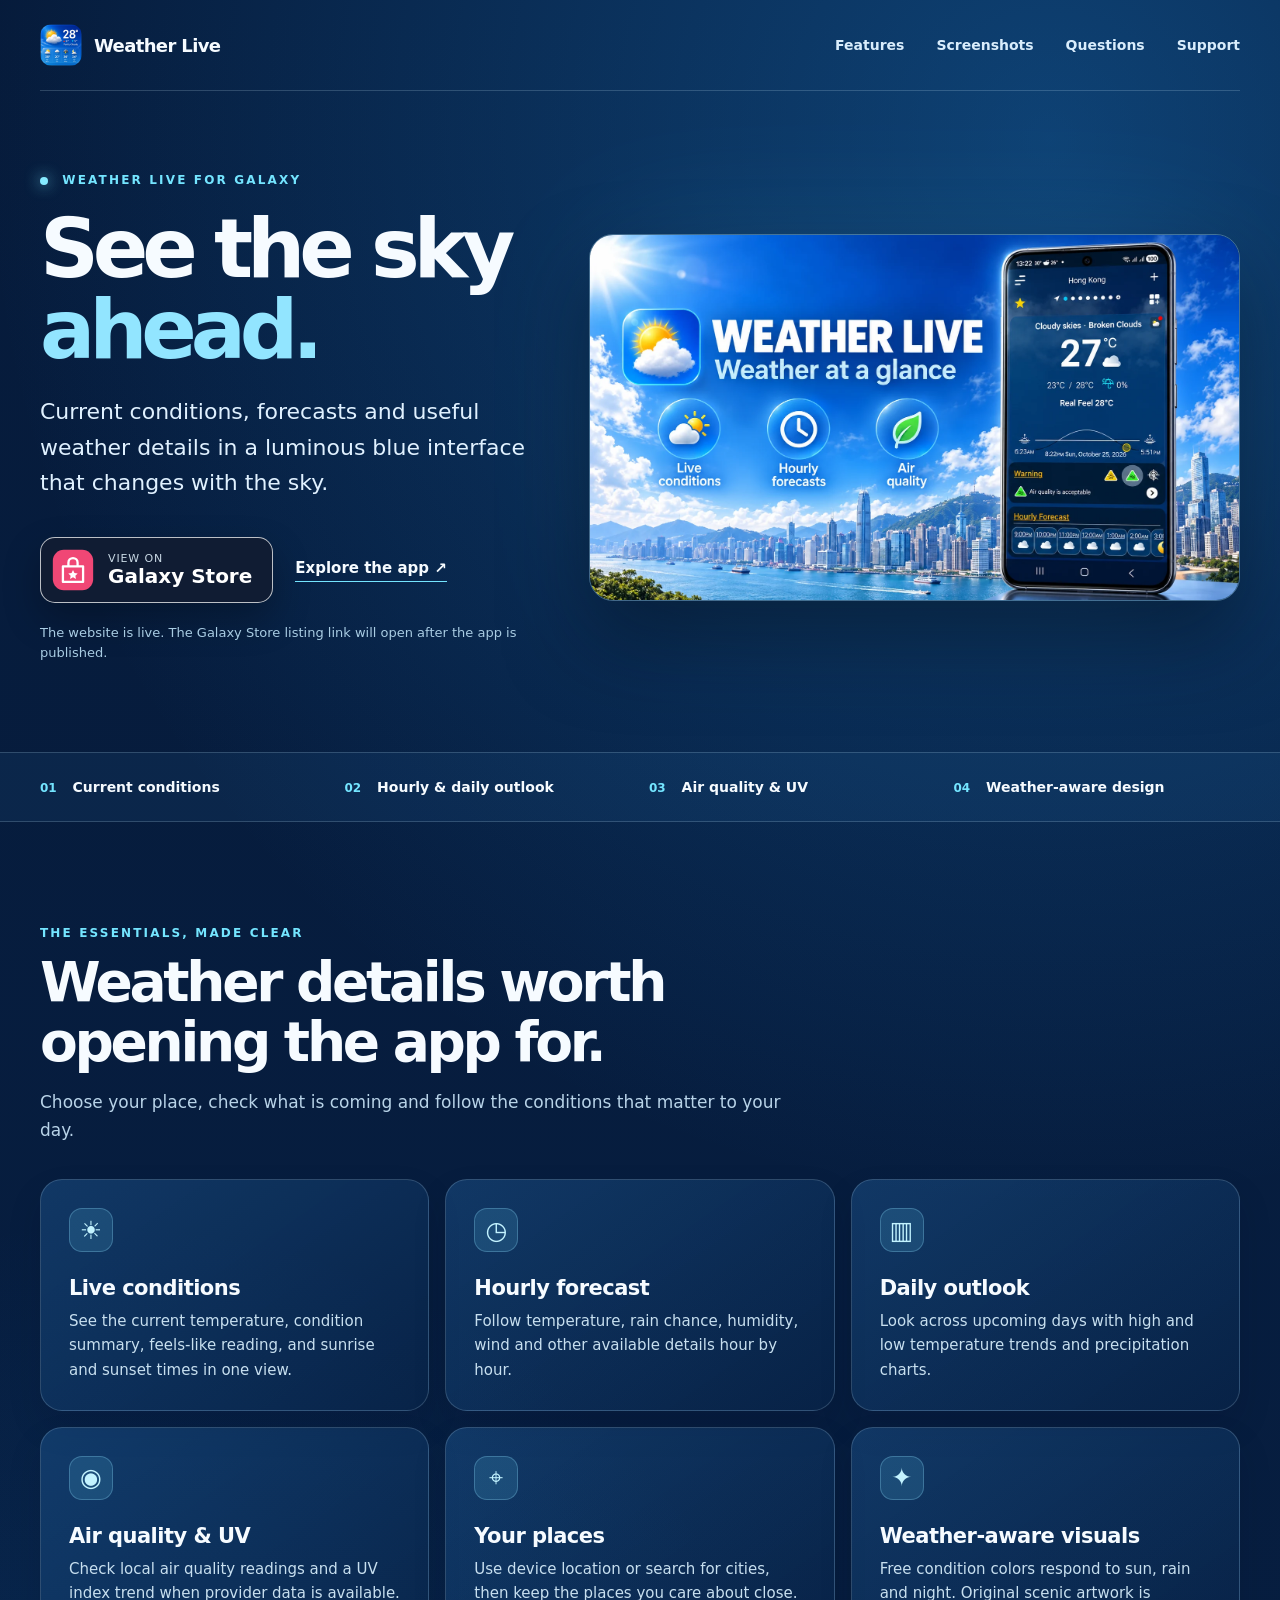
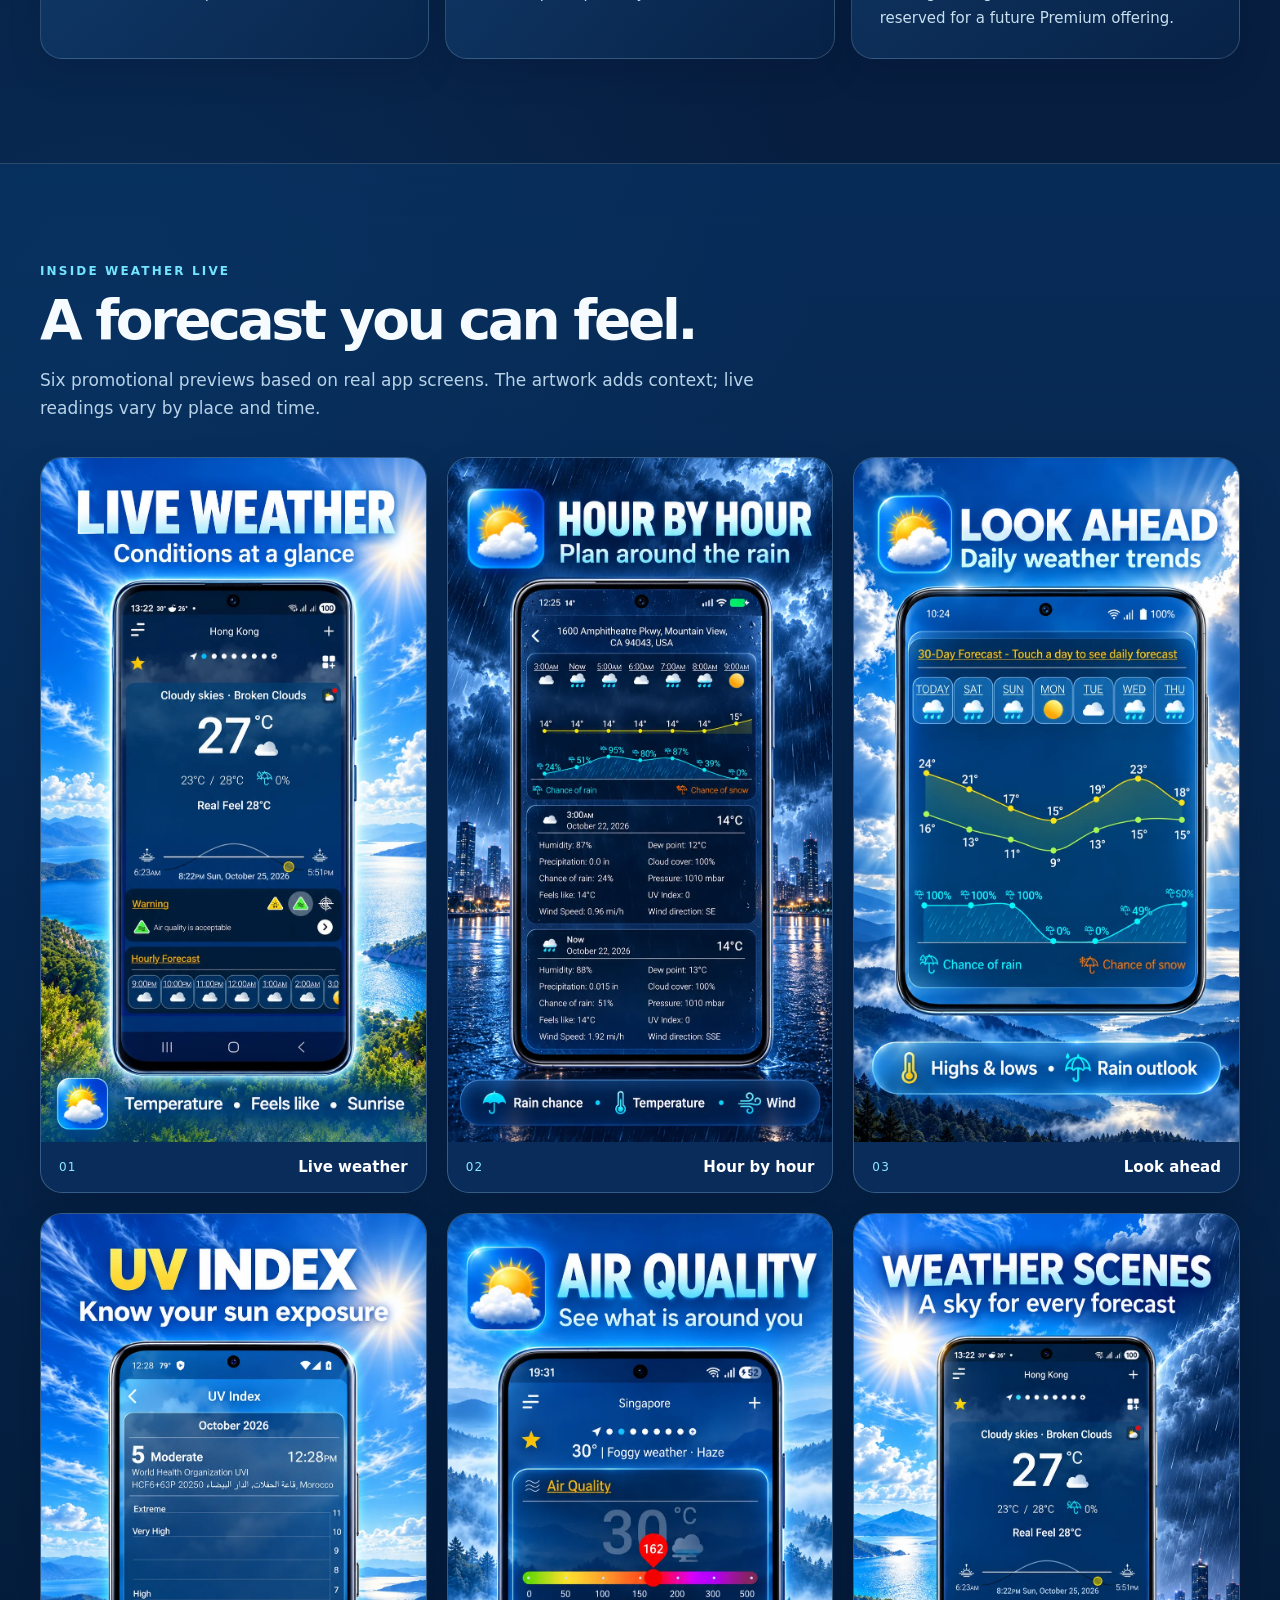
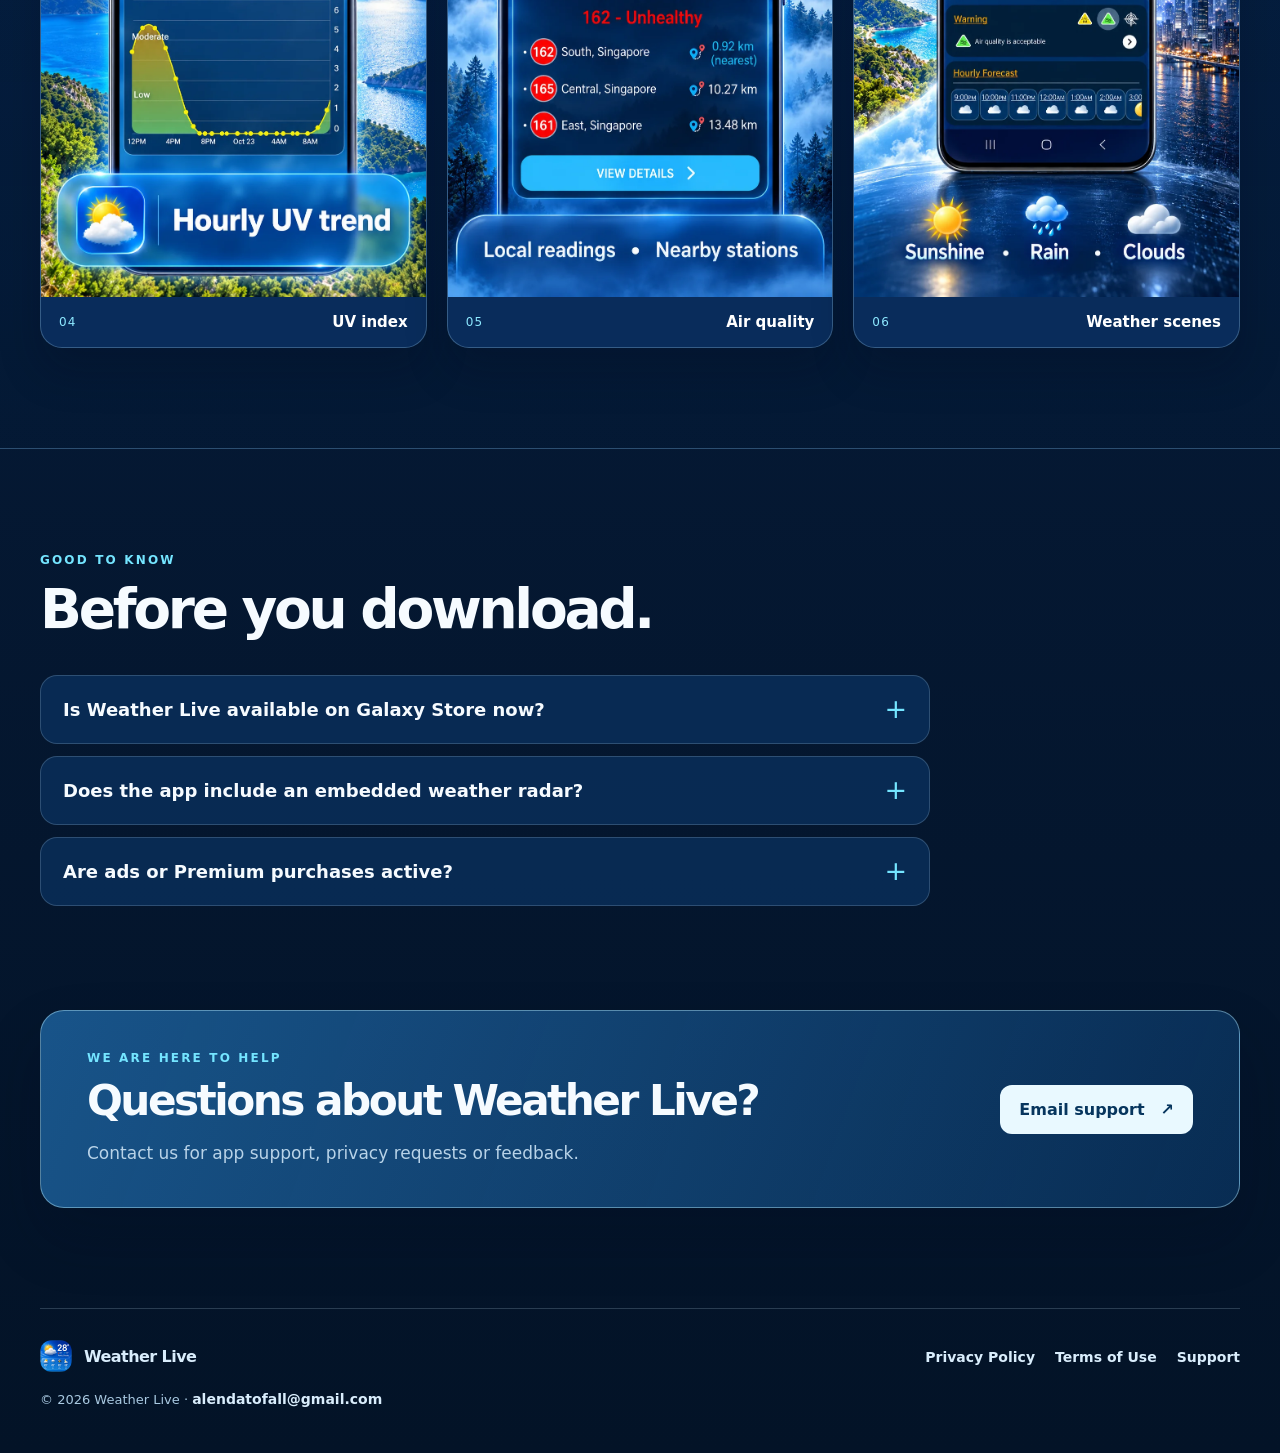
<file: docs/index.html>
<!doctype html>
<html lang="en">
<head>
  <meta charset="utf-8">
  <meta name="viewport" content="width=device-width, initial-scale=1">
  <meta name="theme-color" content="#061d43">
  <meta name="description" content="Weather Live brings current conditions, hourly and daily forecasts, air quality, UV information and weather-aware visuals to Galaxy devices.">
  <meta property="og:type" content="website">
  <meta property="og:title" content="Weather Live — See the sky ahead">
  <meta property="og:description" content="A clear blue view of the weather now and next.">
  <meta property="og:image" content="https://metosapps.github.io/weather-live/assets/weather-live-featured.webp">
  <meta property="og:url" content="https://metosapps.github.io/weather-live/">
  <title>Weather Live — See the sky ahead</title>
  <link rel="canonical" href="https://metosapps.github.io/weather-live/">
  <link rel="icon" href="assets/weather-live-icon.png">
  <link rel="stylesheet" href="styles.css">
</head>
<body>
  <a class="skip-link" href="#main">Skip to content</a>
  <header class="top wrap">
    <a class="brand" href="./" aria-label="Weather Live home"><img src="assets/weather-live-icon.png" alt="" width="42" height="42"><span>Weather Live</span></a>
    <nav class="nav" aria-label="Main navigation">
      <a href="#features">Features</a>
      <a href="#screenshots">Screenshots</a>
      <a href="#questions">Questions</a>
      <a href="support.html">Support</a>
    </nav>
  </header>

  <main id="main">
    <section class="hero wrap" aria-labelledby="hero-title">
      <div class="hero-copy">
        <div class="eyebrow"><span class="spark"></span> Weather Live for Galaxy</div>
        <h1 id="hero-title">See the sky <em>ahead.</em></h1>
        <p class="lead">Current conditions, forecasts and useful weather details in a luminous blue interface that changes with the sky.</p>
        <div class="hero-actions">
          <a class="store" href="https://galaxystore.samsung.com/detail/com.metosapps.weatherlive" target="_blank" rel="noopener noreferrer" aria-label="Open the Weather Live Galaxy Store listing link">
            <svg viewBox="0 0 48 48" aria-hidden="true"><rect x="2" y="2" width="44" height="44" rx="12" fill="#f04775"/><path d="M13 20h22v17H13zM19 20v-4a5 5 0 0 1 10 0v4" fill="none" stroke="#fff" stroke-width="2.5" stroke-linejoin="round"/><path d="m24 24 1.6 3.2 3.5.5-2.5 2.5.6 3.5-3.2-1.7-3.2 1.7.6-3.5-2.5-2.5 3.5-.5z" fill="#fff"/></svg>
            <span><small>View on</small><strong>Galaxy Store</strong></span>
          </a>
          <a class="text-link" href="#screenshots">Explore the app <span aria-hidden="true">↗</span></a>
        </div>
        <p class="availability">The website is live. The Galaxy Store listing link will open after the app is published.</p>
      </div>
      <div class="hero-media">
        <img src="assets/weather-live-featured.webp" alt="Weather Live promotional mockup showing the app's current weather screen and forecast features" width="1672" height="941" fetchpriority="high">
      </div>
    </section>

    <section class="quick-features" aria-label="Weather Live highlights">
      <div class="wrap quick-inner">
        <span><b>01</b> Current conditions</span>
        <span><b>02</b> Hourly &amp; daily outlook</span>
        <span><b>03</b> Air quality &amp; UV</span>
        <span><b>04</b> Weather-aware design</span>
      </div>
    </section>

    <section class="section wrap" id="features" aria-labelledby="features-title">
      <div class="section-head"><div class="eyebrow">The essentials, made clear</div><h2 id="features-title">Weather details worth opening the app for.</h2><p>Choose your place, check what is coming and follow the conditions that matter to your day.</p></div>
      <div class="feature-grid">
        <article class="feature-card"><span class="feature-icon" aria-hidden="true">☀</span><h3>Live conditions</h3><p>See the current temperature, condition summary, feels-like reading, and sunrise and sunset times in one view.</p></article>
        <article class="feature-card"><span class="feature-icon" aria-hidden="true">◷</span><h3>Hourly forecast</h3><p>Follow temperature, rain chance, humidity, wind and other available details hour by hour.</p></article>
        <article class="feature-card"><span class="feature-icon" aria-hidden="true">▥</span><h3>Daily outlook</h3><p>Look across upcoming days with high and low temperature trends and precipitation charts.</p></article>
        <article class="feature-card"><span class="feature-icon" aria-hidden="true">◉</span><h3>Air quality &amp; UV</h3><p>Check local air quality readings and a UV index trend when provider data is available.</p></article>
        <article class="feature-card"><span class="feature-icon" aria-hidden="true">⌖</span><h3>Your places</h3><p>Use device location or search for cities, then keep the places you care about close.</p></article>
        <article class="feature-card"><span class="feature-icon" aria-hidden="true">✦</span><h3>Weather-aware visuals</h3><p>Free condition colors respond to sun, rain and night. Original scenic artwork is reserved for a future Premium offering.</p></article>
      </div>
    </section>

    <section class="screenshots-section" id="screenshots" aria-labelledby="screenshots-title">
      <div class="wrap">
        <div class="section-head"><div class="eyebrow">Inside Weather Live</div><h2 id="screenshots-title">A forecast you can feel.</h2><p>Six promotional previews based on real app screens. The artwork adds context; live readings vary by place and time.</p></div>
        <div class="screenshot-grid">
          <a class="shot" href="assets/screenshots/01-live-weather.webp" target="_blank" rel="noopener" aria-label="Open Live weather promotional screenshot"><img src="assets/screenshots/01-live-weather.webp" alt="Weather Live current conditions promotional screenshot" width="941" height="1672" loading="lazy"><span>01 <strong>Live weather</strong></span></a>
          <a class="shot" href="assets/screenshots/02-hourly-forecast.webp" target="_blank" rel="noopener" aria-label="Open Hourly forecast promotional screenshot"><img src="assets/screenshots/02-hourly-forecast.webp" alt="Hourly weather and rain forecast promotional screenshot" width="941" height="1672" loading="lazy"><span>02 <strong>Hour by hour</strong></span></a>
          <a class="shot" href="assets/screenshots/03-daily-forecast.webp" target="_blank" rel="noopener" aria-label="Open Daily forecast promotional screenshot"><img src="assets/screenshots/03-daily-forecast.webp" alt="Daily forecast trends promotional screenshot" width="941" height="1672" loading="lazy"><span>03 <strong>Look ahead</strong></span></a>
          <a class="shot" href="assets/screenshots/04-uv-index.webp" target="_blank" rel="noopener" aria-label="Open UV Index promotional screenshot"><img src="assets/screenshots/04-uv-index.webp" alt="UV Index trend promotional screenshot" width="941" height="1672" loading="lazy"><span>04 <strong>UV index</strong></span></a>
          <a class="shot" href="assets/screenshots/05-air-quality.webp" target="_blank" rel="noopener" aria-label="Open Air quality promotional screenshot"><img src="assets/screenshots/05-air-quality.webp" alt="Local air quality and nearby stations promotional screenshot" width="941" height="1672" loading="lazy"><span>05 <strong>Air quality</strong></span></a>
          <a class="shot" href="assets/screenshots/06-weather-scenes.webp" target="_blank" rel="noopener" aria-label="Open Weather scenes promotional screenshot"><img src="assets/screenshots/06-weather-scenes.webp" alt="Weather Live sunny and rainy scene promotional screenshot" width="941" height="1672" loading="lazy"><span>06 <strong>Weather scenes</strong></span></a>
        </div>
      </div>
    </section>

    <section class="section wrap" id="questions" aria-labelledby="questions-title">
      <div class="section-head"><div class="eyebrow">Good to know</div><h2 id="questions-title">Before you download.</h2></div>
      <div class="faq">
        <details><summary>Is Weather Live available on Galaxy Store now?</summary><p>This site is live, but the new Galaxy Store listing is still being prepared. The badge above points to the planned package address and may show an unavailable page until publication.</p></details>
        <details><summary>Does the app include an embedded weather radar?</summary><p>The current app offers an external weather-map link. Embedded radar is unavailable until a compatible provider is connected.</p></details>
        <details><summary>Are ads or Premium purchases active?</summary><p>Advertising is currently disabled. Original scenic artwork is locked for Premium, and purchases are not yet available for this new app package.</p></details>
      </div>
    </section>

    <section class="contact-band wrap" aria-labelledby="contact-title"><div><div class="eyebrow">We are here to help</div><h2 id="contact-title">Questions about Weather Live?</h2><p>Contact us for app support, privacy requests or feedback.</p></div><a class="button-light" href="mailto:alendatofall@gmail.com?subject=Weather%20Live%20support">Email support <span aria-hidden="true">↗</span></a></section>
  </main>

  <footer class="foot wrap"><div><a class="brand" href="./"><img src="assets/weather-live-icon.png" alt="" width="32" height="32"><span>Weather Live</span></a><p>© 2026 Weather Live · <a href="mailto:alendatofall@gmail.com">alendatofall@gmail.com</a></p></div><nav aria-label="Footer navigation"><a href="privacy.html">Privacy Policy</a><a href="terms.html">Terms of Use</a><a href="support.html">Support</a></nav></footer>
</body>
</html>
</file>
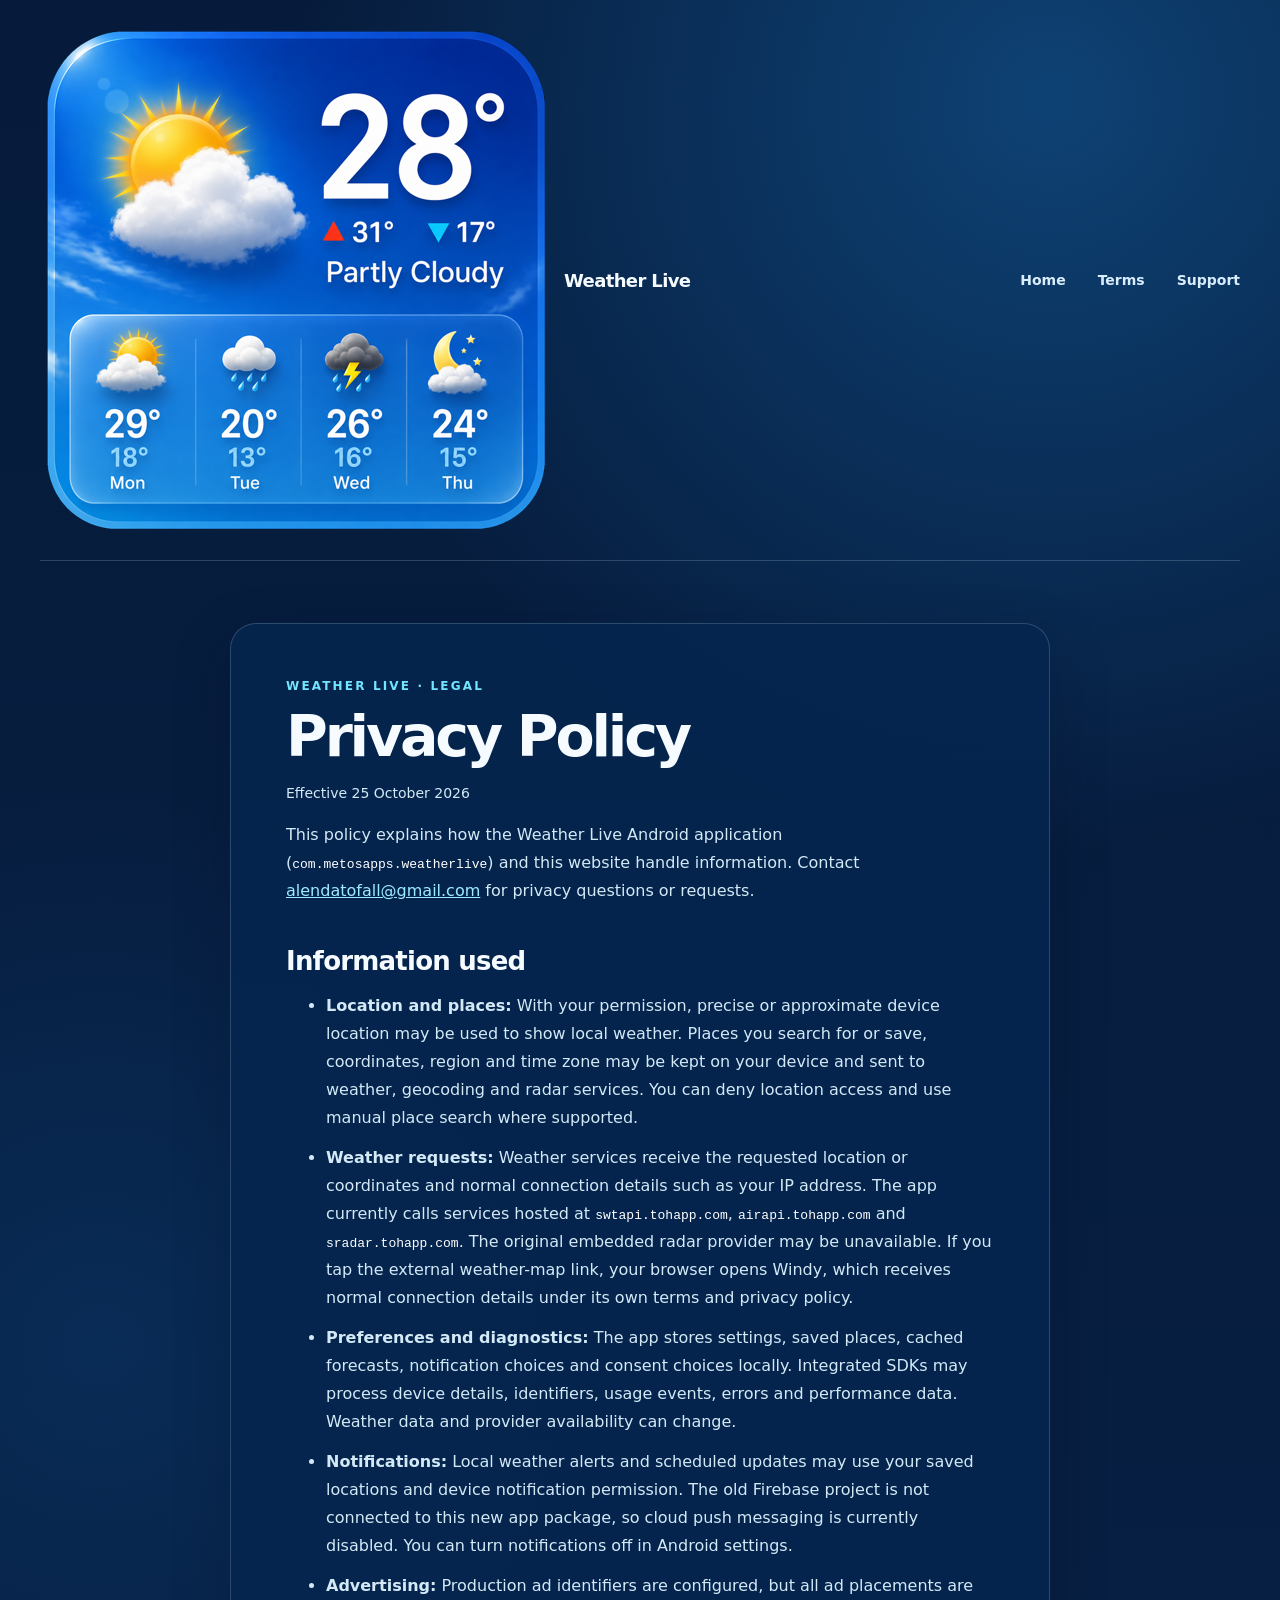
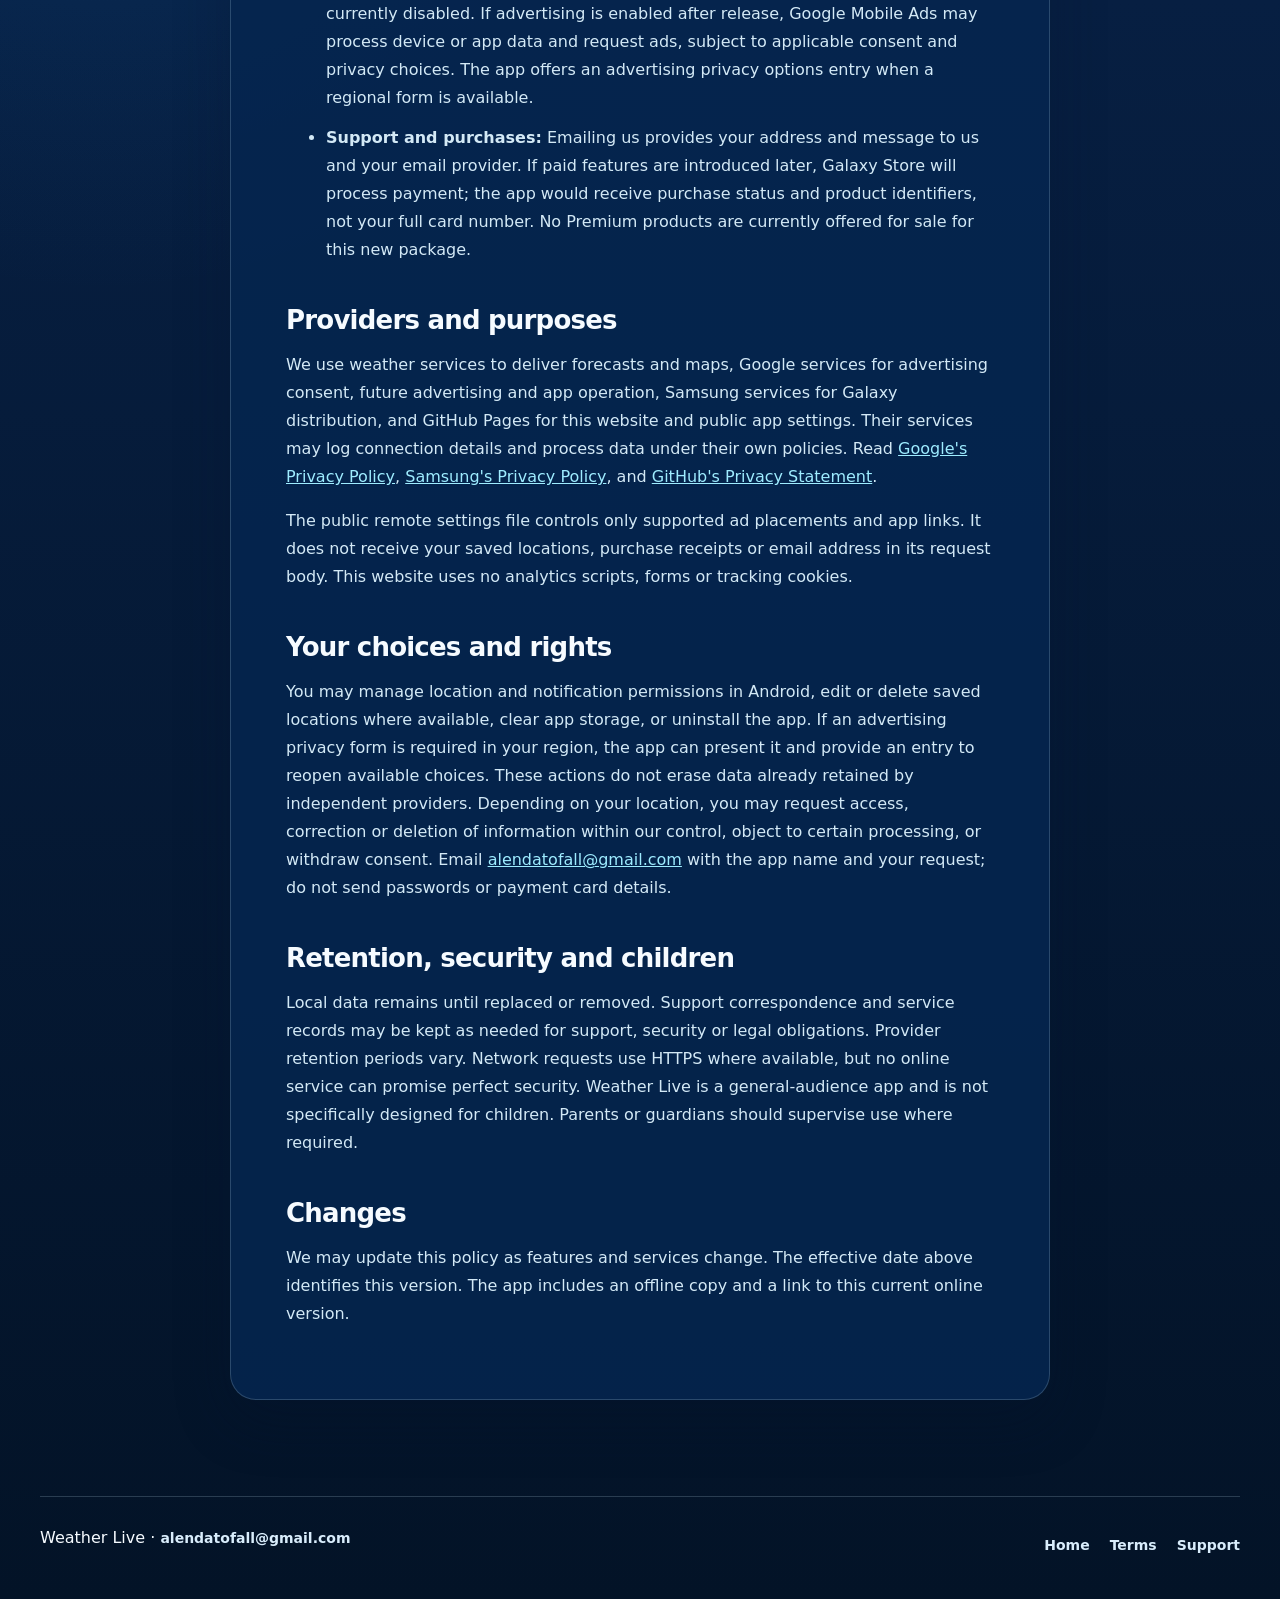
<file: docs/privacy.html>
<!doctype html>
<html lang="en"><head><meta charset="utf-8"><meta name="viewport" content="width=device-width,initial-scale=1"><meta name="theme-color" content="#034775"><meta name="description" content="Privacy Policy for Weather Live"><title>Privacy Policy — Weather Live</title><link rel="canonical" href="https://metosapps.github.io/weather-live/privacy.html"><link rel="icon" href="assets/weather-live-icon.png"><link rel="stylesheet" href="styles.css"></head><body><header class="top wrap"><a class="brand" href="./"><img src="assets/weather-live-icon.png" alt="">Weather Live</a><nav class="nav"><a href="./">Home</a><a href="terms.html">Terms</a><a href="support.html">Support</a></nav></header><main class="article"><div class="eyebrow">Weather Live · Legal</div><h1>Privacy Policy</h1><p class="date">Effective 25 October 2026</p><p>This policy explains how the Weather Live Android application (<code>com.metosapps.weatherlive</code>) and this website handle information. Contact <a href="mailto:alendatofall@gmail.com">alendatofall@gmail.com</a> for privacy questions or requests.</p>
<h2>Information used</h2><ul><li><strong>Location and places:</strong> With your permission, precise or approximate device location may be used to show local weather. Places you search for or save, coordinates, region and time zone may be kept on your device and sent to weather, geocoding and radar services. You can deny location access and use manual place search where supported.</li><li><strong>Weather requests:</strong> Weather services receive the requested location or coordinates and normal connection details such as your IP address. The app currently calls services hosted at <code>swtapi.tohapp.com</code>, <code>airapi.tohapp.com</code> and <code>sradar.tohapp.com</code>. The original embedded radar provider may be unavailable. If you tap the external weather-map link, your browser opens Windy, which receives normal connection details under its own terms and privacy policy.</li><li><strong>Preferences and diagnostics:</strong> The app stores settings, saved places, cached forecasts, notification choices and consent choices locally. Integrated SDKs may process device details, identifiers, usage events, errors and performance data. Weather data and provider availability can change.</li><li><strong>Notifications:</strong> Local weather alerts and scheduled updates may use your saved locations and device notification permission. The old Firebase project is not connected to this new app package, so cloud push messaging is currently disabled. You can turn notifications off in Android settings.</li><li><strong>Advertising:</strong> Production ad identifiers are configured, but all ad placements are currently disabled. If advertising is enabled after release, Google Mobile Ads may process device or app data and request ads, subject to applicable consent and privacy choices. The app offers an advertising privacy options entry when a regional form is available.</li><li><strong>Support and purchases:</strong> Emailing us provides your address and message to us and your email provider. If paid features are introduced later, Galaxy Store will process payment; the app would receive purchase status and product identifiers, not your full card number. No Premium products are currently offered for sale for this new package.</li></ul>
<h2>Providers and purposes</h2><p>We use weather services to deliver forecasts and maps, Google services for advertising consent, future advertising and app operation, Samsung services for Galaxy distribution, and GitHub Pages for this website and public app settings. Their services may log connection details and process data under their own policies. Read <a href="https://policies.google.com/privacy">Google's Privacy Policy</a>, <a href="https://www.samsung.com/us/account/privacy-policy/">Samsung's Privacy Policy</a>, and <a href="https://docs.github.com/en/site-policy/privacy-policies/github-general-privacy-statement">GitHub's Privacy Statement</a>.</p><p>The public remote settings file controls only supported ad placements and app links. It does not receive your saved locations, purchase receipts or email address in its request body. This website uses no analytics scripts, forms or tracking cookies.</p>
<h2>Your choices and rights</h2><p>You may manage location and notification permissions in Android, edit or delete saved locations where available, clear app storage, or uninstall the app. If an advertising privacy form is required in your region, the app can present it and provide an entry to reopen available choices. These actions do not erase data already retained by independent providers. Depending on your location, you may request access, correction or deletion of information within our control, object to certain processing, or withdraw consent. Email <a href="mailto:alendatofall@gmail.com">alendatofall@gmail.com</a> with the app name and your request; do not send passwords or payment card details.</p>
<h2>Retention, security and children</h2><p>Local data remains until replaced or removed. Support correspondence and service records may be kept as needed for support, security or legal obligations. Provider retention periods vary. Network requests use HTTPS where available, but no online service can promise perfect security. Weather Live is a general-audience app and is not specifically designed for children. Parents or guardians should supervise use where required.</p>
<h2>Changes</h2><p>We may update this policy as features and services change. The effective date above identifies this version. The app includes an offline copy and a link to this current online version.</p></main><footer class="foot wrap"><span>Weather Live · <a href="mailto:alendatofall@gmail.com">alendatofall@gmail.com</a></span><nav><a href="./">Home</a><a href="terms.html">Terms</a><a href="support.html">Support</a></nav></footer></body></html>
</file>
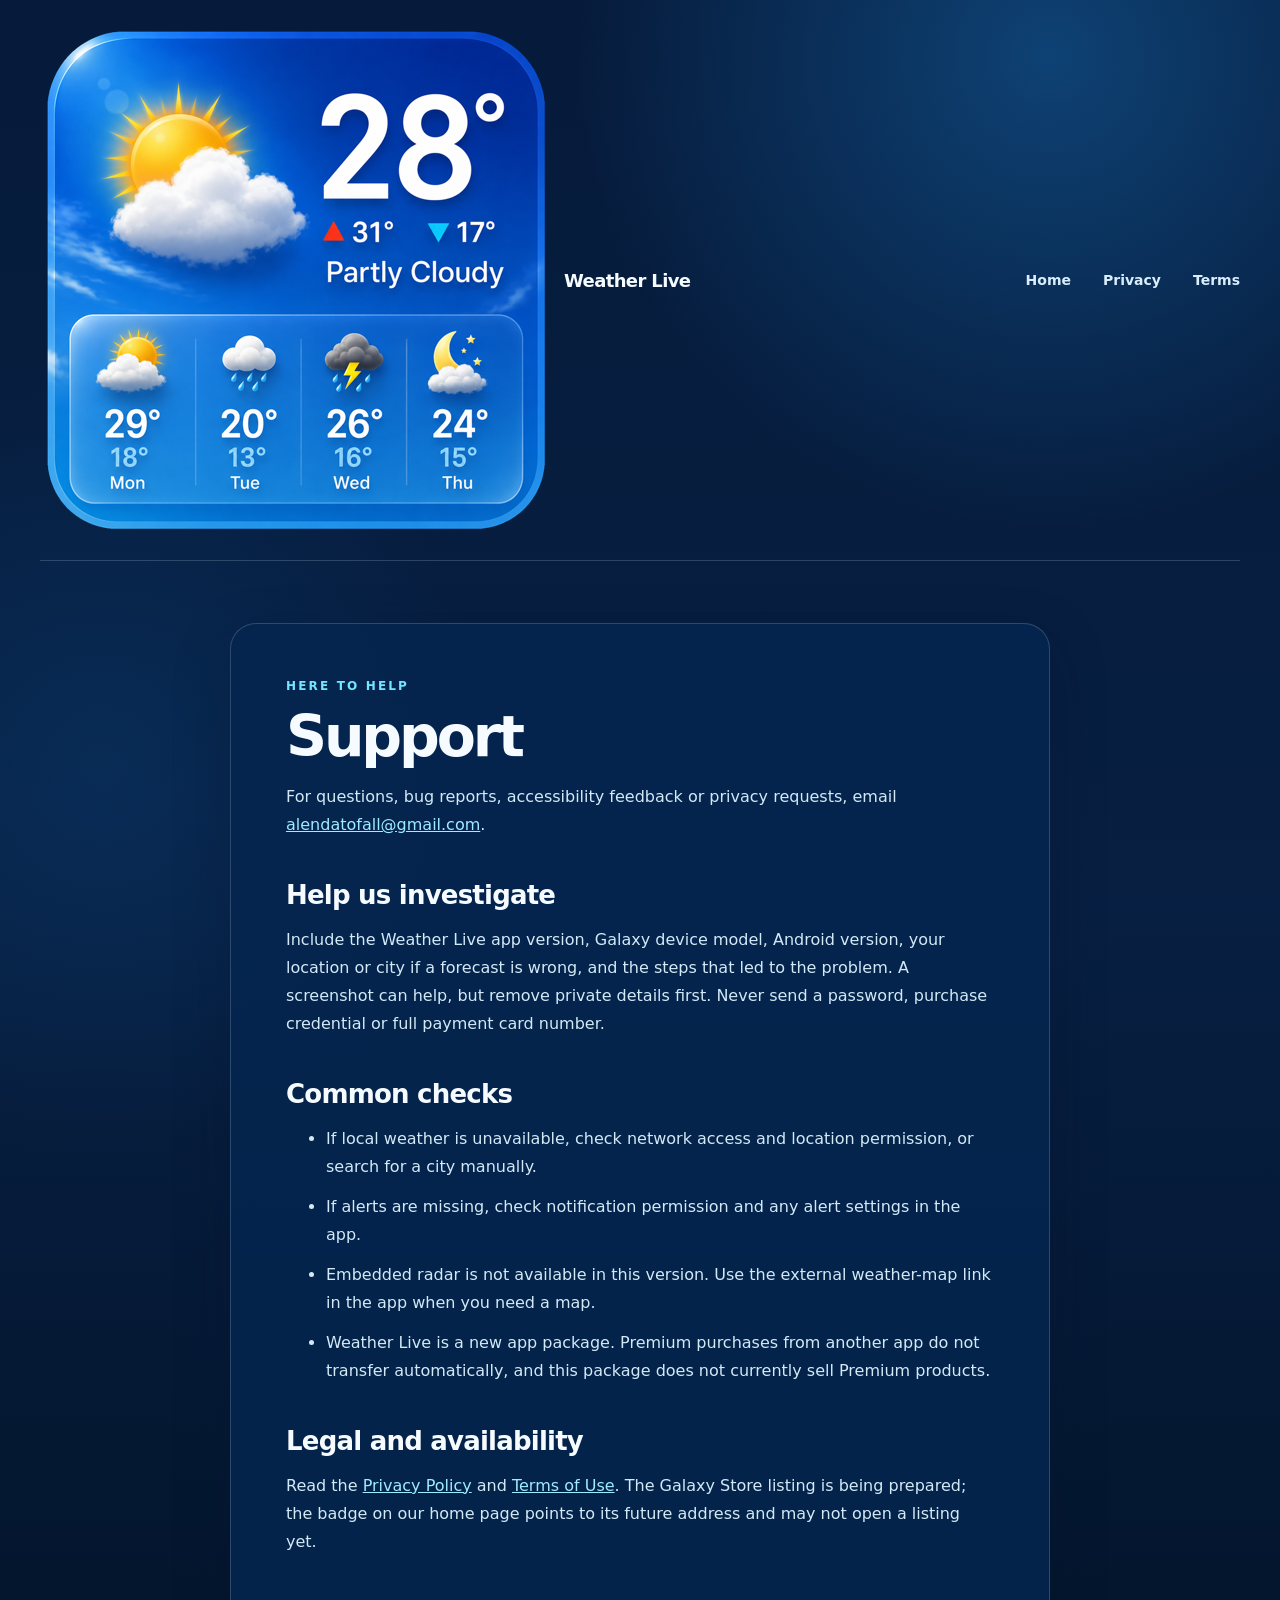
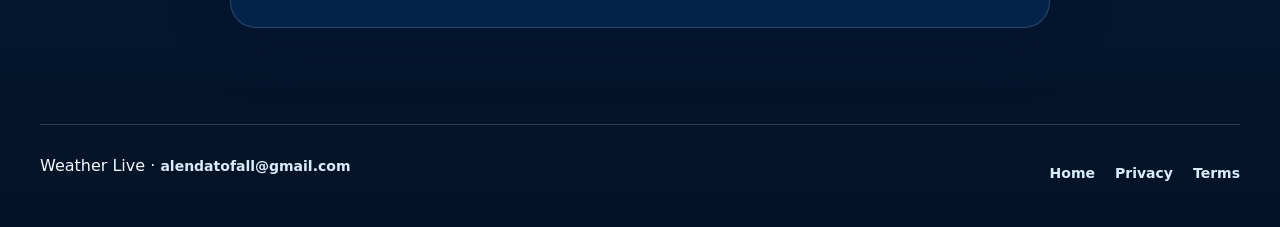
<file: docs/support.html>
<!doctype html>
<html lang="en"><head><meta charset="utf-8"><meta name="viewport" content="width=device-width,initial-scale=1"><meta name="theme-color" content="#034775"><meta name="description" content="Support and contact information for Weather Live"><title>Support — Weather Live</title><link rel="canonical" href="https://metosapps.github.io/weather-live/support.html"><link rel="icon" href="assets/weather-live-icon.png"><link rel="stylesheet" href="styles.css"></head><body><header class="top wrap"><a class="brand" href="./"><img src="assets/weather-live-icon.png" alt="">Weather Live</a><nav class="nav"><a href="./">Home</a><a href="privacy.html">Privacy</a><a href="terms.html">Terms</a></nav></header><main class="article"><div class="eyebrow">Here to help</div><h1>Support</h1><p>For questions, bug reports, accessibility feedback or privacy requests, email <a href="mailto:alendatofall@gmail.com?subject=Weather%20Live%20support">alendatofall@gmail.com</a>.</p><h2>Help us investigate</h2><p>Include the Weather Live app version, Galaxy device model, Android version, your location or city if a forecast is wrong, and the steps that led to the problem. A screenshot can help, but remove private details first. Never send a password, purchase credential or full payment card number.</p><h2>Common checks</h2><ul><li>If local weather is unavailable, check network access and location permission, or search for a city manually.</li><li>If alerts are missing, check notification permission and any alert settings in the app.</li><li>Embedded radar is not available in this version. Use the external weather-map link in the app when you need a map.</li><li>Weather Live is a new app package. Premium purchases from another app do not transfer automatically, and this package does not currently sell Premium products.</li></ul><h2>Legal and availability</h2><p>Read the <a href="privacy.html">Privacy Policy</a> and <a href="terms.html">Terms of Use</a>. The Galaxy Store listing is being prepared; the badge on our home page points to its future address and may not open a listing yet.</p></main><footer class="foot wrap"><span>Weather Live · <a href="mailto:alendatofall@gmail.com">alendatofall@gmail.com</a></span><nav><a href="./">Home</a><a href="privacy.html">Privacy</a><a href="terms.html">Terms</a></nav></footer></body></html>
</file>
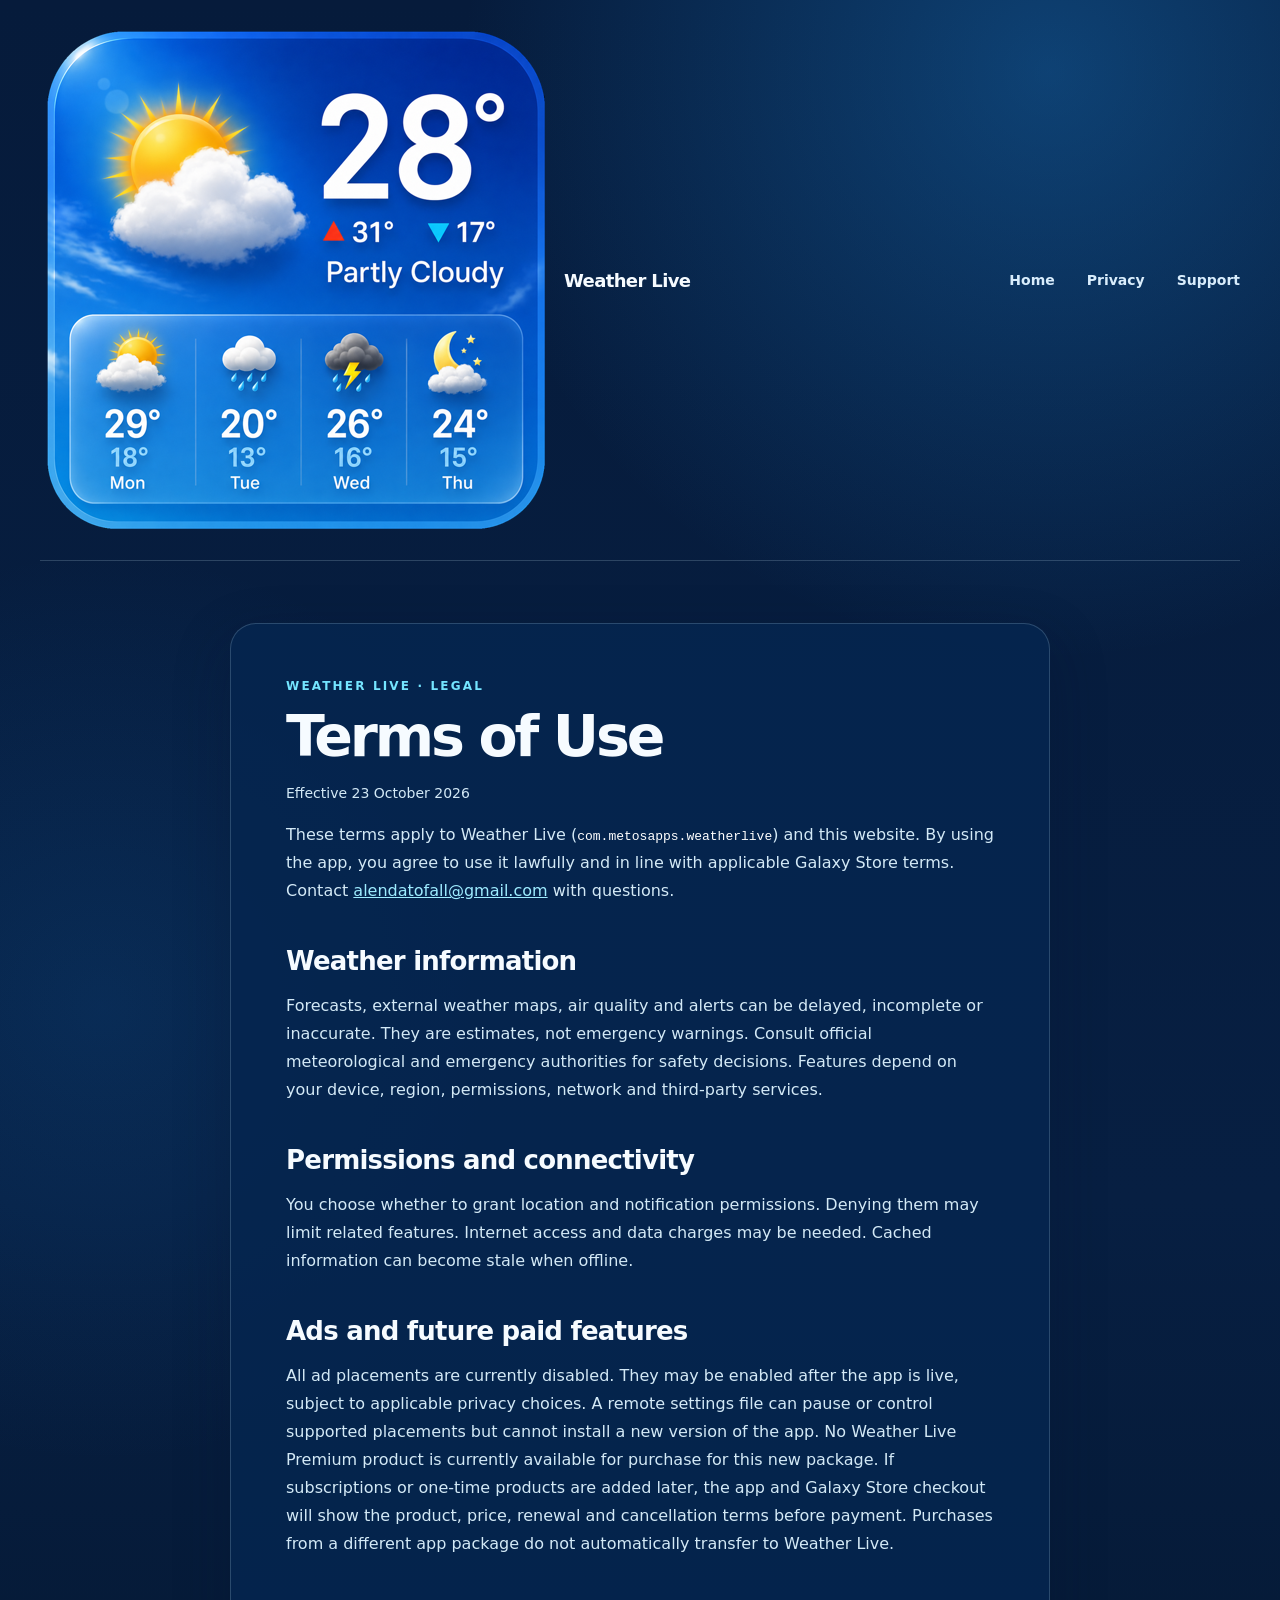
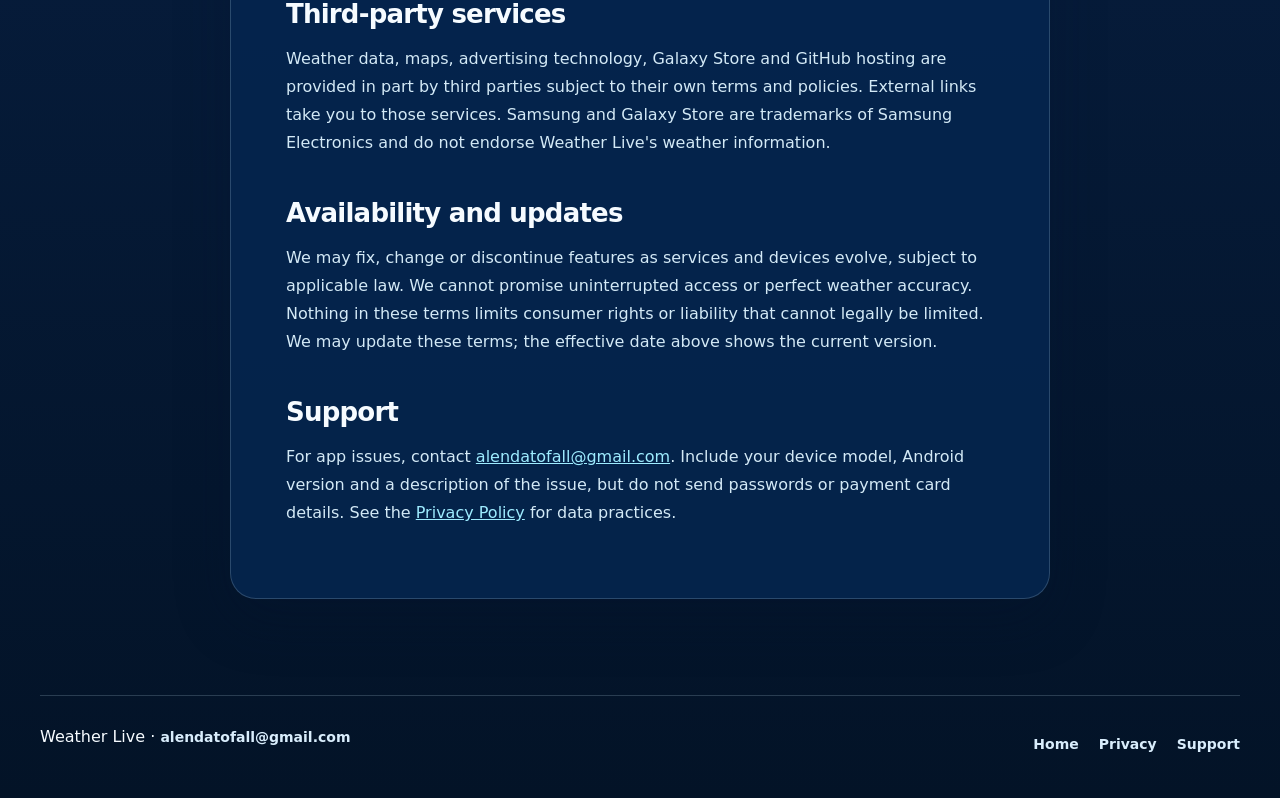
<file: docs/terms.html>
<!doctype html>
<html lang="en"><head><meta charset="utf-8"><meta name="viewport" content="width=device-width,initial-scale=1"><meta name="theme-color" content="#034775"><meta name="description" content="Terms of Use for Weather Live"><title>Terms of Use — Weather Live</title><link rel="canonical" href="https://metosapps.github.io/weather-live/terms.html"><link rel="icon" href="assets/weather-live-icon.png"><link rel="stylesheet" href="styles.css"></head><body><header class="top wrap"><a class="brand" href="./"><img src="assets/weather-live-icon.png" alt="">Weather Live</a><nav class="nav"><a href="./">Home</a><a href="privacy.html">Privacy</a><a href="support.html">Support</a></nav></header><main class="article"><div class="eyebrow">Weather Live · Legal</div><h1>Terms of Use</h1><p class="date">Effective 23 October 2026</p><p>These terms apply to Weather Live (<code>com.metosapps.weatherlive</code>) and this website. By using the app, you agree to use it lawfully and in line with applicable Galaxy Store terms. Contact <a href="mailto:alendatofall@gmail.com">alendatofall@gmail.com</a> with questions.</p><h2>Weather information</h2><p>Forecasts, external weather maps, air quality and alerts can be delayed, incomplete or inaccurate. They are estimates, not emergency warnings. Consult official meteorological and emergency authorities for safety decisions. Features depend on your device, region, permissions, network and third-party services.</p><h2>Permissions and connectivity</h2><p>You choose whether to grant location and notification permissions. Denying them may limit related features. Internet access and data charges may be needed. Cached information can become stale when offline.</p><h2>Ads and future paid features</h2><p>All ad placements are currently disabled. They may be enabled after the app is live, subject to applicable privacy choices. A remote settings file can pause or control supported placements but cannot install a new version of the app. No Weather Live Premium product is currently available for purchase for this new package. If subscriptions or one-time products are added later, the app and Galaxy Store checkout will show the product, price, renewal and cancellation terms before payment. Purchases from a different app package do not automatically transfer to Weather Live.</p><h2>Third-party services</h2><p>Weather data, maps, advertising technology, Galaxy Store and GitHub hosting are provided in part by third parties subject to their own terms and policies. External links take you to those services. Samsung and Galaxy Store are trademarks of Samsung Electronics and do not endorse Weather Live's weather information.</p><h2>Availability and updates</h2><p>We may fix, change or discontinue features as services and devices evolve, subject to applicable law. We cannot promise uninterrupted access or perfect weather accuracy. Nothing in these terms limits consumer rights or liability that cannot legally be limited. We may update these terms; the effective date above shows the current version.</p><h2>Support</h2><p>For app issues, contact <a href="mailto:alendatofall@gmail.com">alendatofall@gmail.com</a>. Include your device model, Android version and a description of the issue, but do not send passwords or payment card details. See the <a href="privacy.html">Privacy Policy</a> for data practices.</p></main><footer class="foot wrap"><span>Weather Live · <a href="mailto:alendatofall@gmail.com">alendatofall@gmail.com</a></span><nav><a href="./">Home</a><a href="privacy.html">Privacy</a><a href="support.html">Support</a></nav></footer></body></html>
</file>
<file: docs/styles.css>
:root{
  color-scheme:dark;
  --ink:#f6fbff;
  --muted:#b8d3e8;
  --cyan:#74e5ff;
  --line:rgba(205,238,255,.19);
  --deep:#04162f;
  --card:rgba(11,51,97,.72);
}
*{box-sizing:border-box}
html{scroll-behavior:smooth}
body{
  margin:0;
  color:var(--ink);
  font-family:Inter,ui-sans-serif,system-ui,-apple-system,BlinkMacSystemFont,"Segoe UI",sans-serif;
  background:
    radial-gradient(circle at 82% 3%,rgba(30,144,232,.33),transparent 23%),
    radial-gradient(circle at 8% 42%,rgba(19,114,196,.16),transparent 25%),
    linear-gradient(180deg,#061b3b 0%,#071f42 50%,#031327 100%);
  min-height:100vh;
}
a{color:inherit}
a:focus-visible,summary:focus-visible{outline:3px solid #baf4ff;outline-offset:4px;border-radius:8px}
img{max-width:100%}
.wrap{width:min(1200px,calc(100% - 44px));margin-inline:auto}
.skip-link{position:absolute;left:12px;top:-60px;background:#fff;color:#003868;padding:12px 18px;z-index:20}
.skip-link:focus{top:12px}
.top{display:flex;align-items:center;justify-content:space-between;gap:24px;padding:24px 0;border-bottom:1px solid var(--line)}
.brand{display:inline-flex;align-items:center;gap:12px;font-size:18px;font-weight:800;letter-spacing:-.035em;text-decoration:none;white-space:nowrap}
.brand img{border-radius:12px;flex:none}
.nav{display:flex;align-items:center;gap:clamp(14px,2.5vw,34px);flex-wrap:wrap}
.nav a,.foot a{color:#d9edfc;text-decoration:none;font-size:14px;font-weight:650}
.nav a:hover,.foot a:hover{text-decoration:underline;text-underline-offset:5px}
.eyebrow{color:var(--cyan);font-size:12px;font-weight:800;letter-spacing:.18em;text-transform:uppercase}
.spark{display:inline-block;width:8px;height:8px;background:#86eaff;border-radius:50%;box-shadow:0 0 15px #74e5ff;vertical-align:middle;margin-right:8px}
.hero{display:grid;grid-template-columns:.86fr 1.14fr;align-items:center;gap:clamp(30px,4.5vw,68px);padding-block:82px 90px}
.hero-copy{position:relative;z-index:1}
.hero h1{font-size:clamp(55px,6.4vw,96px);line-height:.99;letter-spacing:-.075em;margin:21px 0 24px;max-width:640px}
.hero h1 em{font-style:normal;color:#92e5ff}
.lead{color:#e0f1ff;font-size:clamp(18px,1.9vw,22px);line-height:1.62;max-width:550px;margin:0}
.hero-actions{display:flex;align-items:center;gap:22px;flex-wrap:wrap;margin-top:36px}
.store{display:inline-flex;align-items:center;gap:13px;background:#101c33;color:white;border:1px solid rgba(255,255,255,.72);border-radius:15px;padding:10px 20px 10px 10px;text-decoration:none;min-height:66px;box-shadow:0 16px 36px rgba(0,0,0,.26);transition:transform .2s,background .2s}
.store:hover{background:#183861;transform:translateY(-2px)}
.store svg{width:44px;height:44px;flex:none}
.store small{display:block;font-size:11px;letter-spacing:.08em;text-transform:uppercase;color:#c8d8e4}
.store strong{display:block;font-size:20px;line-height:1.12}
.text-link{font-size:15px;font-weight:750;text-decoration:none;border-bottom:1px solid var(--cyan);padding-bottom:4px}
.text-link:hover{color:var(--cyan)}
.availability{font-size:13px;color:#a9cce3;line-height:1.5;max-width:480px;margin:20px 0 0}
.hero-media{position:relative}
.hero-media:before{content:"";position:absolute;inset:5%;background:#45c7ff;filter:blur(70px);opacity:.2;z-index:-1}
.hero-media img{display:block;width:100%;height:auto;aspect-ratio:1672/941;object-fit:cover;border-radius:24px;border:1px solid rgba(203,242,255,.28);box-shadow:0 40px 80px rgba(0,9,25,.5)}
.quick-features{border-block:1px solid var(--line);background:rgba(66,151,221,.08)}
.quick-inner{display:grid;grid-template-columns:repeat(4,1fr);gap:18px;padding-block:26px}
.quick-inner span{font-size:14px;font-weight:700;white-space:nowrap}
.quick-inner b{font-size:12px;color:var(--cyan);font-weight:850;margin-right:11px}
.section{padding-block:104px}
.section-head{max-width:750px;margin-bottom:35px}
.section-head h2,.contact-band h2{font-size:clamp(35px,4.3vw,60px);line-height:1.08;letter-spacing:-.06em;margin:13px 0 16px}
.section-head p,.contact-band p{color:var(--muted);font-size:17px;line-height:1.65;margin:0}
.feature-grid{display:grid;grid-template-columns:repeat(3,1fr);gap:16px}
.feature-card{min-height:224px;padding:28px;border:1px solid var(--line);border-radius:22px;background:linear-gradient(145deg,rgba(40,114,185,.32),rgba(10,42,82,.38));box-shadow:0 16px 34px rgba(0,10,29,.12)}
.feature-icon{display:grid;place-items:center;width:44px;height:44px;margin-bottom:24px;border-radius:13px;background:rgba(108,219,255,.14);border:1px solid rgba(148,225,255,.28);color:#c3f3ff;font-size:25px}
.feature-card h3{margin:0 0 9px;font-size:21px;letter-spacing:-.025em}
.feature-card p{margin:0;color:#c7dfef;line-height:1.62;font-size:15px}
.screenshots-section{padding-block:100px;background:linear-gradient(180deg,rgba(7,56,109,.5),rgba(2,25,54,.43));border-block:1px solid var(--line)}
.screenshot-grid{display:grid;grid-template-columns:repeat(3,1fr);gap:20px}
.shot{display:block;overflow:hidden;border:1px solid rgba(176,229,255,.26);border-radius:22px;background:#092c5b;text-decoration:none;box-shadow:0 24px 42px rgba(0,10,28,.21);transition:transform .2s,border-color .2s}
.shot:hover{transform:translateY(-5px);border-color:#8de8ff}
.shot img{display:block;width:100%;height:auto;aspect-ratio:941/1672;object-fit:cover}
.shot span{display:flex;justify-content:space-between;align-items:center;gap:12px;padding:16px 18px;color:#8de8ff;font-size:12px;letter-spacing:.1em}
.shot strong{color:#fff;font-size:15px;letter-spacing:normal}
.faq{display:grid;gap:12px;max-width:890px}
.faq details{border:1px solid var(--line);background:var(--card);border-radius:17px;padding:0 22px}
.faq summary{cursor:pointer;list-style:none;padding:23px 30px 23px 0;font-size:18px;font-weight:740;position:relative}
.faq summary::-webkit-details-marker{display:none}
.faq summary:after{content:"+";position:absolute;right:0;top:17px;color:var(--cyan);font-size:27px;font-weight:300}
.faq details[open] summary:after{content:"−"}
.faq details p{color:#c8e1f1;line-height:1.7;margin:0 0 24px;max-width:740px}
.contact-band{margin-bottom:100px;display:flex;align-items:center;justify-content:space-between;gap:30px;padding:40px 46px;border-radius:24px;border:1px solid rgba(182,237,255,.44);background:linear-gradient(110deg,rgba(42,136,214,.55),rgba(18,86,154,.37));box-shadow:0 30px 60px rgba(0,11,31,.2)}
.contact-band h2{font-size:clamp(31px,3.3vw,45px)}
.button-light{display:inline-flex;gap:16px;align-items:center;justify-content:center;flex:none;background:#e9f9ff;color:#07365e;text-decoration:none;font-weight:800;padding:15px 19px;border-radius:12px}
.button-light:hover{background:#fff}
.foot{border-top:1px solid var(--line);padding-block:31px 46px;display:flex;justify-content:space-between;gap:24px;align-items:flex-start}
.foot .brand{font-size:16px}
.foot p{font-size:13px;color:#a9c9e1;margin:15px 0 0}
.foot nav{display:flex;gap:20px;flex-wrap:wrap;padding-top:9px}
.article{width:min(820px,calc(100% - 44px));margin:62px auto 96px;background:rgba(5,38,80,.86);border:1px solid var(--line);border-radius:26px;padding:clamp(25px,5vw,55px);box-shadow:0 20px 55px #00142d44}
.article h1{font-size:clamp(38px,5vw,57px);line-height:1.05;letter-spacing:-.055em;margin:14px 0 8px}
.article h2{font-size:26px;letter-spacing:-.03em;margin:41px 0 12px}
.article p,.article li{color:#d3e9f6;line-height:1.75}
.article li{margin-bottom:12px}
.article a{color:#9eecff}
.article code{color:#fff;overflow-wrap:anywhere}
.date{color:#afd6ec;font-size:14px}
@media(max-width:1000px){
  .hero{grid-template-columns:1fr;padding-block:60px 70px}
  .hero h1{max-width:820px}
  .hero-media{max-width:820px}
  .quick-inner{grid-template-columns:repeat(2,1fr)}
}
@media(max-width:720px){
  .top{flex-wrap:wrap}
  .nav{width:100%;gap:18px}
  .feature-grid{grid-template-columns:repeat(2,1fr)}
  .screenshot-grid{grid-auto-flow:column;grid-auto-columns:minmax(230px,56vw);grid-template-columns:none;overflow-x:auto;scroll-snap-type:x mandatory;padding:0 0 20px;scrollbar-color:#66d9ff #0a2c56}
  .shot{scroll-snap-align:start}
  .contact-band{display:block;padding:30px}
  .button-light{margin-top:26px}
}
@media(max-width:520px){
  .wrap{width:min(100% - 32px,1200px)}
  .top{padding-block:19px}
  .nav{gap:13px}
  .nav a{font-size:13px}
  .hero{padding-block:54px 60px;gap:35px}
  .hero h1{font-size:clamp(49px,13vw,70px)}
  .hero-media img{border-radius:15px}
  .quick-inner{gap:16px 8px}
  .quick-inner span{font-size:12px;white-space:normal}
  .quick-inner b{display:block;margin-bottom:3px}
  .section,.screenshots-section{padding-block:72px}
  .feature-grid{grid-template-columns:1fr}
  .feature-card{min-height:0}
  .screenshot-grid{grid-auto-columns:minmax(225px,72vw)}
  .contact-band{margin-bottom:70px}
  .foot{display:block}
  .foot nav{margin-top:20px}
}
@media(prefers-reduced-motion:reduce){html{scroll-behavior:auto}.store,.shot{transition:none}}
</file>
